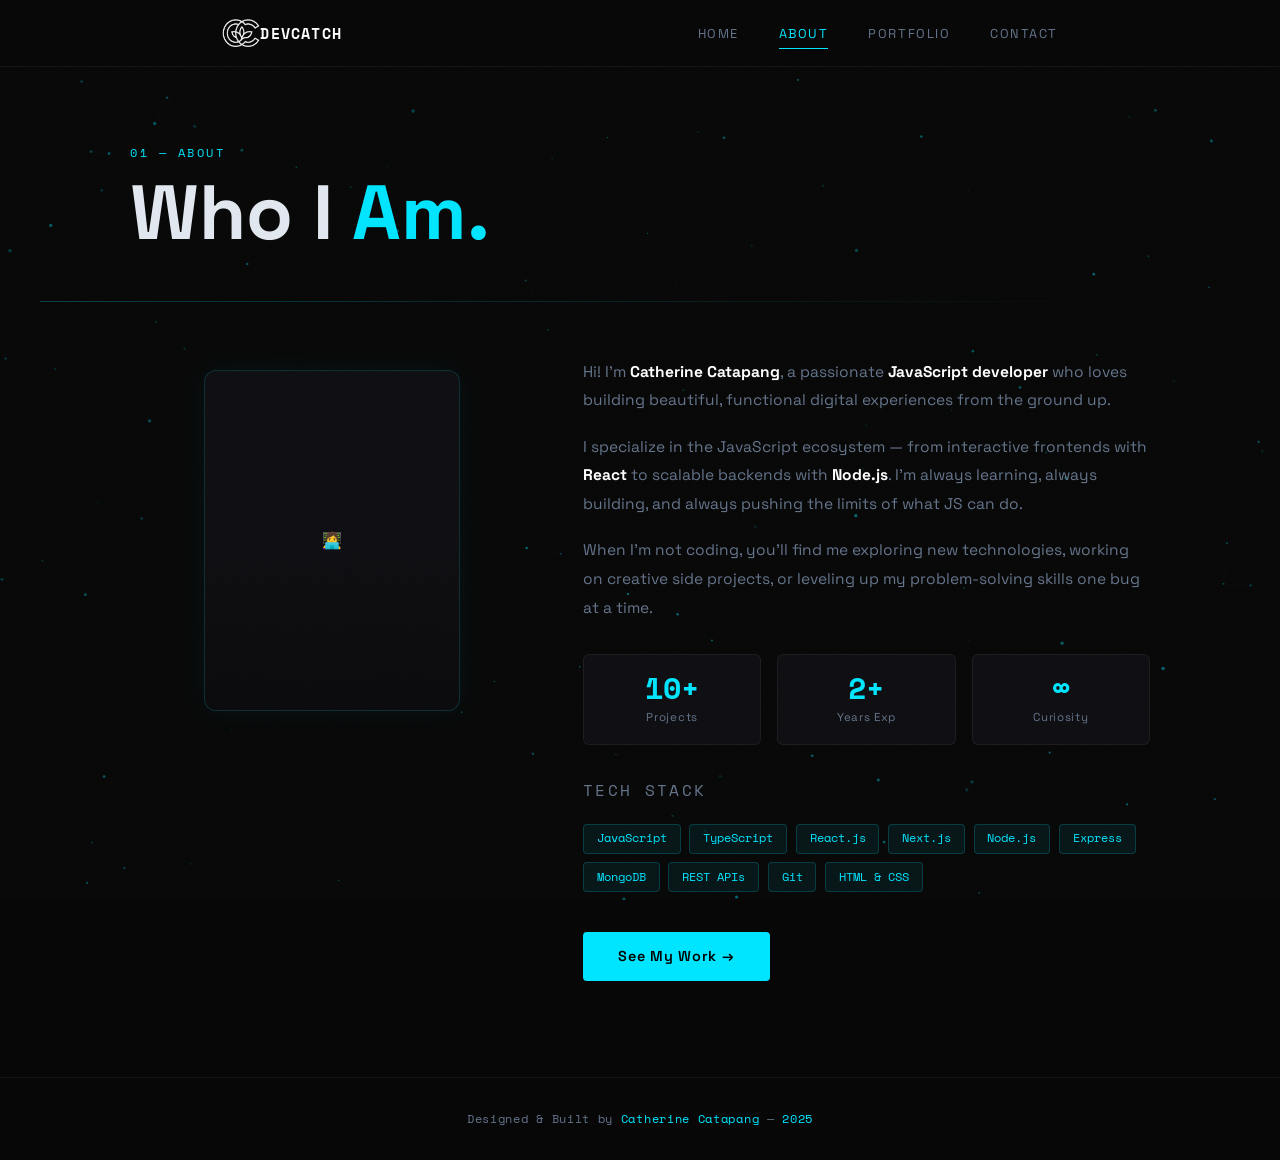
<file: about.html>
<!DOCTYPE html>
<html lang="en">
<head>
    <meta charset="UTF-8">
    <meta name="viewport" content="width=device-width, initial-scale=1.0">
    <title>Catherine Catapang | About</title>
    <link href="https://fonts.googleapis.com/css2?family=Space+Grotesk:wght@300;400;500;600;700&family=Space+Mono:wght@400;700&display=swap" rel="stylesheet">
    <link rel="stylesheet" href="style.css">
</head>
<body>

<canvas id="bg-canvas"></canvas>

<nav class="nav" id="nav">
    <div class="nav-inner">
        <a href="index.html" class="nav-logo"><img src="images/my logo.png" alt="Catherine Catapang Logo"><span class="nav-logo-text">DEVCATCH</span></a>
        <ul class="nav-links" id="nav-links">
            <li><a href="index.html">Home</a></li>
            <li><a href="about.html" class="active">About</a></li>
            <li><a href="portfolio.html">Portfolio</a></li>
            <li><a href="contact.html">Contact</a></li>
        </ul>
        <button class="nav-toggle" id="nav-toggle" aria-label="Toggle menu">
            <span></span><span></span><span></span>
        </button>
    </div>
</nav>

<!-- PAGE HERO -->
<div class="page-hero">
    <p class="page-label">01 — About</p>
    <h1 class="page-title">Who I <span>Am.</span></h1>
</div>
<div class="page-divider"></div>

<!-- ABOUT CONTENT -->
<div class="section">
    <div class="about-grid">
        <div class="about-img-wrapper reveal">
            <div class="about-img-box">
                👩‍💻
                <div class="corner tl"></div>
                <div class="corner tr"></div>
                <div class="corner bl"></div>
                <div class="corner br"></div>
            </div>
        </div>

        <div class="about-text reveal d1">
            <p>Hi! I'm <strong>Catherine Catapang</strong>, a passionate <strong>JavaScript developer</strong> who loves building beautiful, functional digital experiences from the ground up.</p>
            <p>I specialize in the JavaScript ecosystem — from interactive frontends with <strong>React</strong> to scalable backends with <strong>Node.js</strong>. I'm always learning, always building, and always pushing the limits of what JS can do.</p>
            <p>When I'm not coding, you'll find me exploring new technologies, working on creative side projects, or leveling up my problem-solving skills one bug at a time.</p>

            <div class="stats">
                <div class="stat">
                    <div class="stat-n">10+</div>
                    <div class="stat-l">Projects</div>
                </div>
                <div class="stat">
                    <div class="stat-n">2+</div>
                    <div class="stat-l">Years Exp</div>
                </div>
                <div class="stat">
                    <div class="stat-n">∞</div>
                    <div class="stat-l">Curiosity</div>
                </div>
            </div>

            <p class="badges-label">Tech Stack</p>
            <div class="tech-badges">
                <span class="badge">JavaScript</span>
                <span class="badge">TypeScript</span>
                <span class="badge">React.js</span>
                <span class="badge">Next.js</span>
                <span class="badge">Node.js</span>
                <span class="badge">Express</span>
                <span class="badge">MongoDB</span>
                <span class="badge">REST APIs</span>
                <span class="badge">Git</span>
                <span class="badge">HTML & CSS</span>
            </div>

            <div style="margin-top:2.5rem;">
                <a href="portfolio.html" class="btn btn-primary">See My Work →</a>
            </div>
        </div>
    </div>
</div>

<footer class="footer">
    Designed & Built by <span>Catherine Catapang</span> — <span>2025</span>
</footer>

<script src="particles.js"></script>
<script>
document.getElementById('nav-toggle').addEventListener('click', () => {
    document.getElementById('nav-links').classList.toggle('open');
});

window.addEventListener('scroll', () => {
    document.getElementById('nav').style.borderBottomColor =
        window.scrollY > 60 ? 'rgba(0,229,255,0.12)' : 'rgba(255,255,255,0.06)';
});

const obs = new IntersectionObserver(entries => {
    entries.forEach(e => { if (e.isIntersecting) e.target.classList.add('visible'); });
}, { threshold: 0.12 });
document.querySelectorAll('.reveal').forEach(el => obs.observe(el));
</script>

</body>
</html>
</file>
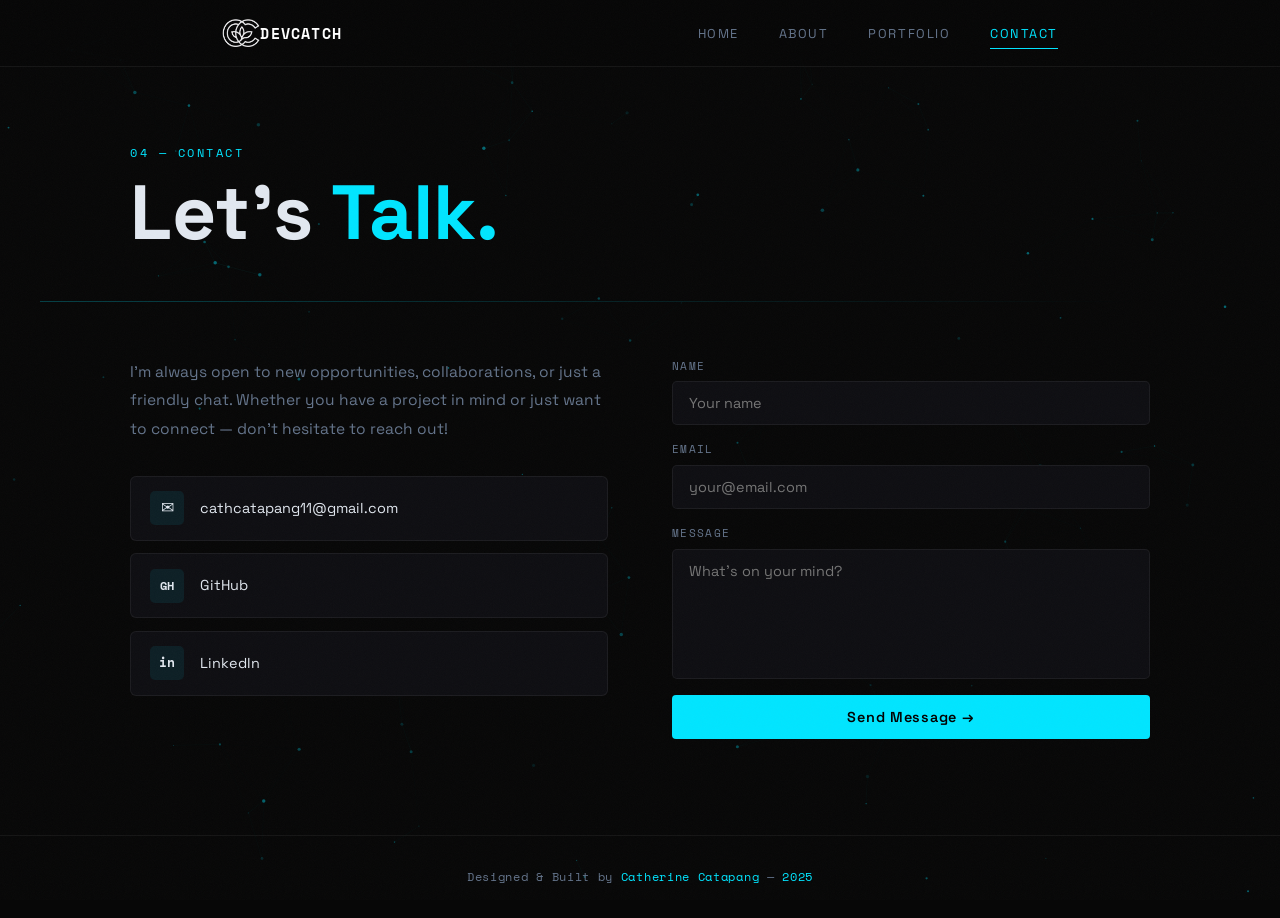
<file: contact.html>
<!DOCTYPE html>
<html lang="en">
<head>
    <meta charset="UTF-8">
    <meta name="viewport" content="width=device-width, initial-scale=1.0">
    <title>Catherine Catapang | Contact</title>
    <link href="https://fonts.googleapis.com/css2?family=Space+Grotesk:wght@300;400;500;600;700&family=Space+Mono:wght@400;700&display=swap" rel="stylesheet">
    <link rel="stylesheet" href="style.css">
</head>
<body>

<canvas id="bg-canvas"></canvas>

<nav class="nav" id="nav">
    <div class="nav-inner">
        <a href="index.html" class="nav-logo"><img src="images/my logo.png" alt="Catherine Catapang Logo"><span class="nav-logo-text">DEVCATCH</span></a>
        <ul class="nav-links" id="nav-links">
            <li><a href="index.html">Home</a></li>
            <li><a href="about.html">About</a></li>
            <li><a href="portfolio.html">Portfolio</a></li>
            <li><a href="contact.html" class="active">Contact</a></li>
        </ul>
        <button class="nav-toggle" id="nav-toggle" aria-label="Toggle menu">
            <span></span><span></span><span></span>
        </button>
    </div>
</nav>

<!-- PAGE HERO -->
<div class="page-hero">
    <p class="page-label">04 — Contact</p>
    <h1 class="page-title">Let's <span>Talk.</span></h1>
</div>
<div class="page-divider"></div>

<!-- CONTACT CONTENT -->
<div class="section">
    <div class="contact-grid">
        <div class="reveal">
            <p class="contact-intro">
                I'm always open to new opportunities, collaborations, or just a friendly chat.
                Whether you have a project in mind or just want to connect — don't hesitate to reach out!
            </p>

            <div class="contact-links">
                <a href="mailto:cathcatapang11@gmail.com" class="clink">
                    <div class="clink-icon">✉</div>
                    cathcatapang11@gmail.com
                </a>
                <a href="https://github.com/" target="_blank" class="clink">
                    <div class="clink-icon" style="font-family:'Space Mono',monospace;font-size:0.75rem;font-weight:700;">GH</div>
                    GitHub
                </a>
                <a href="https://www.linkedin.com/in/catherine-catapang-450900306/" target="_blank" class="clink">
                    <div class="clink-icon" style="font-family:'Space Mono',monospace;font-size:0.8rem;font-weight:700;">in</div>
                    LinkedIn
                </a>
            </div>
        </div>

        <form class="contact-form reveal d2" onsubmit="submitForm(event)">
            <div class="fg">
                <label>Name</label>
                <input type="text" placeholder="Your name" required>
            </div>
            <div class="fg">
                <label>Email</label>
                <input type="email" placeholder="your@email.com" required>
            </div>
            <div class="fg">
                <label>Message</label>
                <textarea placeholder="What's on your mind?" required></textarea>
            </div>
            <button type="submit" class="btn btn-primary" id="submit-btn">Send Message →</button>
        </form>
    </div>
</div>

<footer class="footer">
    Designed & Built by <span>Catherine Catapang</span> — <span>2025</span>
</footer>

<script src="particles.js"></script>
<script>
document.getElementById('nav-toggle').addEventListener('click', () => {
    document.getElementById('nav-links').classList.toggle('open');
});

window.addEventListener('scroll', () => {
    document.getElementById('nav').style.borderBottomColor =
        window.scrollY > 60 ? 'rgba(0,229,255,0.12)' : 'rgba(255,255,255,0.06)';
});

const obs = new IntersectionObserver(entries => {
    entries.forEach(e => { if (e.isIntersecting) e.target.classList.add('visible'); });
}, { threshold: 0.12 });
document.querySelectorAll('.reveal').forEach(el => obs.observe(el));

function submitForm(e) {
    e.preventDefault();
    const btn = document.getElementById('submit-btn');
    btn.textContent = 'Message Sent ✓';
    btn.style.background = '#00ff88';
    btn.style.color = '#000';
    setTimeout(() => {
        btn.textContent = 'Send Message →';
        btn.style.background = '';
        btn.style.color = '';
        e.target.reset();
    }, 3000);
}
</script>

</body>
</html>
</file>
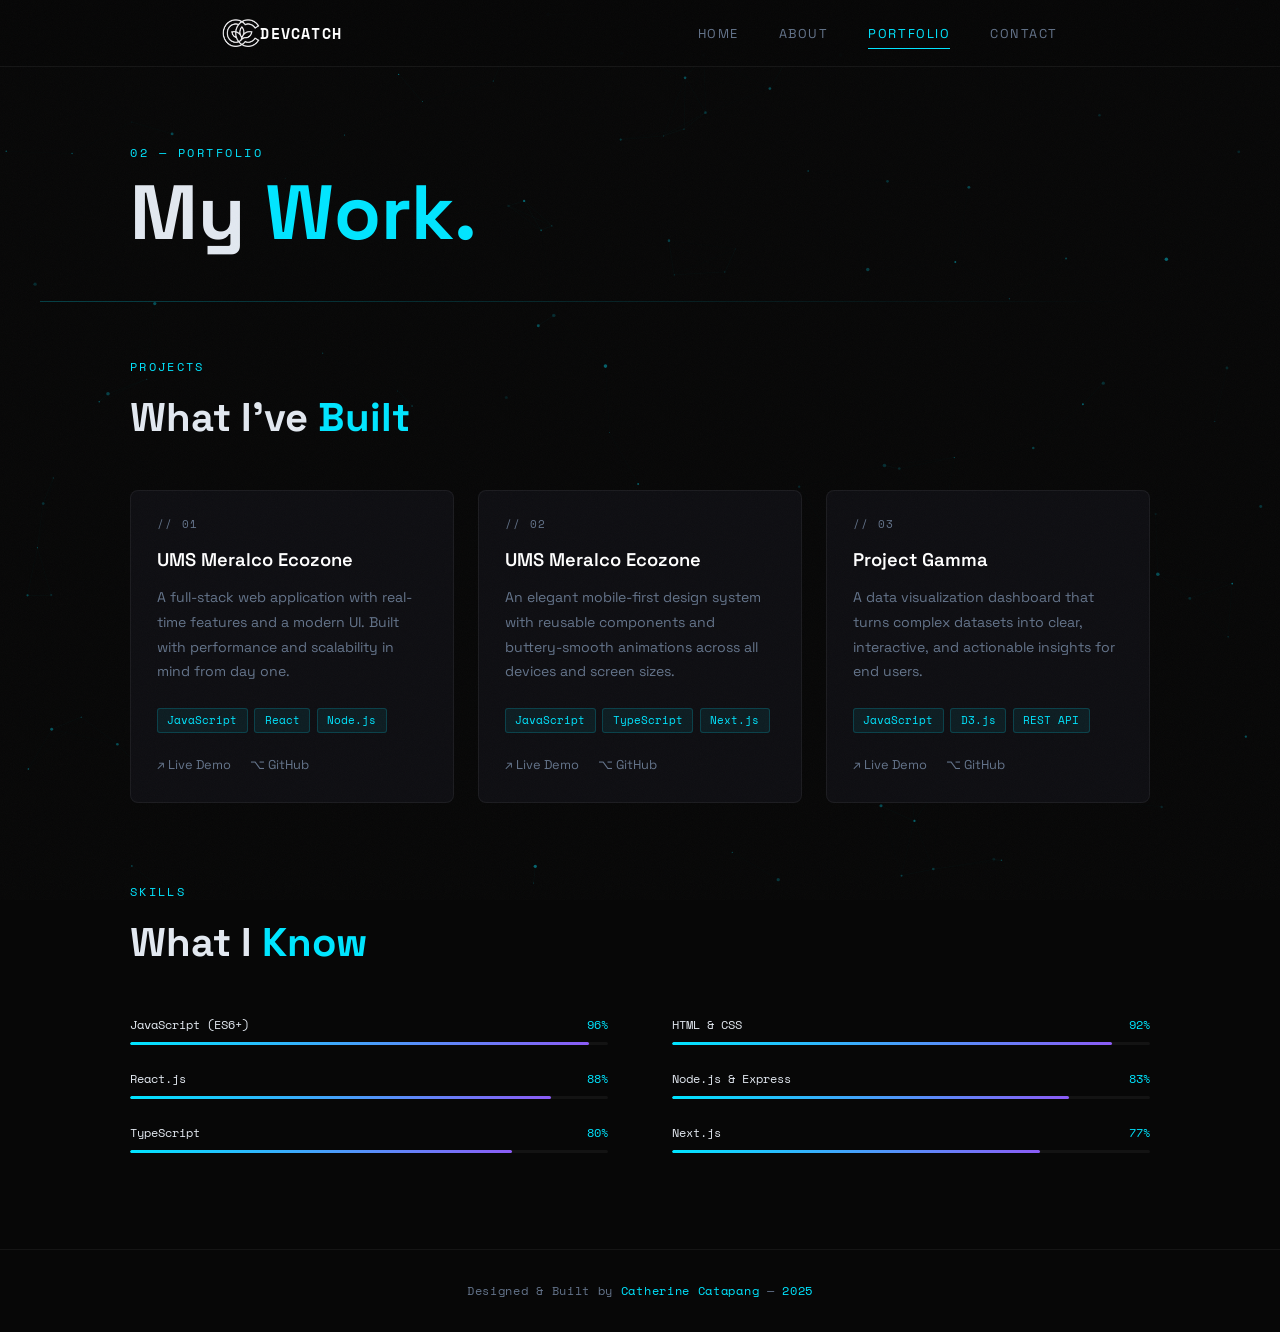
<file: portfolio.html>
<!DOCTYPE html>
<html lang="en">
<head>
    <meta charset="UTF-8">
    <meta name="viewport" content="width=device-width, initial-scale=1.0">
    <title>Catherine Catapang | Portfolio</title>
    <link href="https://fonts.googleapis.com/css2?family=Space+Grotesk:wght@300;400;500;600;700&family=Space+Mono:wght@400;700&display=swap" rel="stylesheet">
    <link rel="stylesheet" href="style.css">
</head>
<body>

<canvas id="bg-canvas"></canvas>

<nav class="nav" id="nav">
    <div class="nav-inner">
        <a href="index.html" class="nav-logo"><img src="images/my logo.png" alt="Catherine Catapang Logo"><span class="nav-logo-text">DEVCATCH</span></a>
        <ul class="nav-links" id="nav-links">
            <li><a href="index.html">Home</a></li>
            <li><a href="about.html">About</a></li>
            <li><a href="portfolio.html" class="active">Portfolio</a></li>
            <li><a href="contact.html">Contact</a></li>
        </ul>
        <button class="nav-toggle" id="nav-toggle" aria-label="Toggle menu">
            <span></span><span></span><span></span>
        </button>
    </div>
</nav>

<!-- PAGE HERO -->
<div class="page-hero">
    <p class="page-label">02 — Portfolio</p>
    <h1 class="page-title">My <span>Work.</span></h1>
</div>
<div class="page-divider"></div>

<!-- PROJECTS -->
<div class="section">
    <p class="section-label reveal">Projects</p>
    <h2 class="section-title reveal d1">What I've <span>Built</span></h2>

    <div class="projects-grid">
        <div class="project-card reveal d1">
            <div class="project-num">// 01</div>
            <h3 class="project-title">UMS Meralco Ecozone</h3>
            <p class="project-desc">A full-stack web application with real-time features and a modern UI. Built with performance and scalability in mind from day one.</p>
            <div class="tags">
                <span class="tag">JavaScript</span>
                <span class="tag">React</span>
                <span class="tag">Node.js</span>
            </div>
            <div class="project-links">
                <a href="#" class="plink">↗ Live Demo</a>
                <a href="#" class="plink">⌥ GitHub</a>
            </div>
        </div>

        <div class="project-card reveal d2">
            <div class="project-num">// 02</div>
            <h3 class="project-title">UMS Meralco Ecozone</h3>
            <p class="project-desc">An elegant mobile-first design system with reusable components and buttery-smooth animations across all devices and screen sizes.</p>
            <div class="tags">
                <span class="tag">JavaScript</span>
                <span class="tag">TypeScript</span>
                <span class="tag">Next.js</span>
            </div>
            <div class="project-links">
                <a href="#" class="plink">↗ Live Demo</a>
                <a href="#" class="plink">⌥ GitHub</a>
            </div>
        </div>

        <div class="project-card reveal d3">
            <div class="project-num">// 03</div>
            <h3 class="project-title">Project Gamma</h3>
            <p class="project-desc">A data visualization dashboard that turns complex datasets into clear, interactive, and actionable insights for end users.</p>
            <div class="tags">
                <span class="tag">JavaScript</span>
                <span class="tag">D3.js</span>
                <span class="tag">REST API</span>
            </div>
            <div class="project-links">
                <a href="#" class="plink">↗ Live Demo</a>
                <a href="#" class="plink">⌥ GitHub</a>
            </div>
        </div>
    </div>

    <!-- SKILLS -->
    <p class="section-label reveal">Skills</p>
    <h2 class="section-title reveal d1">What I <span>Know</span></h2>

    <div class="skills-grid">
        <div class="skill-item reveal d1">
            <div class="skill-header"><span class="skill-name">JavaScript (ES6+)</span><span class="skill-pct">96%</span></div>
            <div class="skill-bar"><div class="skill-fill" data-w="96"></div></div>
        </div>
        <div class="skill-item reveal d2">
            <div class="skill-header"><span class="skill-name">HTML & CSS</span><span class="skill-pct">92%</span></div>
            <div class="skill-bar"><div class="skill-fill" data-w="92"></div></div>
        </div>
        <div class="skill-item reveal d1">
            <div class="skill-header"><span class="skill-name">React.js</span><span class="skill-pct">88%</span></div>
            <div class="skill-bar"><div class="skill-fill" data-w="88"></div></div>
        </div>
        <div class="skill-item reveal d2">
            <div class="skill-header"><span class="skill-name">Node.js & Express</span><span class="skill-pct">83%</span></div>
            <div class="skill-bar"><div class="skill-fill" data-w="83"></div></div>
        </div>
        <div class="skill-item reveal d1">
            <div class="skill-header"><span class="skill-name">TypeScript</span><span class="skill-pct">80%</span></div>
            <div class="skill-bar"><div class="skill-fill" data-w="80"></div></div>
        </div>
        <div class="skill-item reveal d2">
            <div class="skill-header"><span class="skill-name">Next.js</span><span class="skill-pct">77%</span></div>
            <div class="skill-bar"><div class="skill-fill" data-w="77"></div></div>
        </div>
    </div>
</div>

<footer class="footer">
    Designed & Built by <span>Catherine Catapang</span> — <span>2025</span>
</footer>

<script src="particles.js"></script>
<script>
document.getElementById('nav-toggle').addEventListener('click', () => {
    document.getElementById('nav-links').classList.toggle('open');
});

window.addEventListener('scroll', () => {
    document.getElementById('nav').style.borderBottomColor =
        window.scrollY > 60 ? 'rgba(0,229,255,0.12)' : 'rgba(255,255,255,0.06)';
});

/* reveal */
const obs = new IntersectionObserver(entries => {
    entries.forEach(e => { if (e.isIntersecting) e.target.classList.add('visible'); });
}, { threshold: 0.12 });
document.querySelectorAll('.reveal').forEach(el => obs.observe(el));

/* skill bars */
const skillObs = new IntersectionObserver(entries => {
    entries.forEach(e => {
        if (e.isIntersecting) {
            const bar = e.target.querySelector('.skill-fill');
            if (bar) bar.style.width = bar.dataset.w + '%';
        }
    });
}, { threshold: 0.4 });
document.querySelectorAll('.skill-item').forEach(el => skillObs.observe(el));
</script>

</body>
</html>
</file>
<file: style.css>
/* ─── FILM GRAIN ─── */
body::after {
    content: '';
    position: fixed;
    inset: 0;
    z-index: 9990;
    pointer-events: none;
    opacity: 0.028;
    background-image: url("data:image/svg+xml,%3Csvg viewBox='0 0 200 200' xmlns='http://www.w3.org/2000/svg'%3E%3Cfilter id='n'%3E%3CfeTurbulence type='fractalNoise' baseFrequency='0.9' numOctaves='4' stitchTiles='stitch'/%3E%3C/filter%3E%3Crect width='100%25' height='100%25' filter='url(%23n)'/%3E%3C/svg%3E");
    background-size: 160px;
    animation: grain 0.4s steps(2) infinite;
}

@keyframes grain {
    0%,100% { transform: translate(0,0); }
    25%     { transform: translate(-2%,-1%); }
    50%     { transform: translate(1%,2%); }
    75%     { transform: translate(-1%,1%); }
}


/* ─── WELCOME SPLASH ─── */
.welcome-overlay {
    position: fixed;
    inset: 0;
    z-index: 9999;
    background: #070707;
    display: flex;
    align-items: center;
    justify-content: center;
    flex-direction: column;
    text-align: center;
    padding: 2rem;
    transition: transform 0.9s cubic-bezier(0.76, 0, 0.24, 1);
}

.welcome-overlay.hide {
    transform: translateY(-100%);
}

.welcome-icons {
    display: flex;
    gap: 1rem;
    margin-bottom: 1.8rem;
    opacity: 0;
    animation: fadeUp 0.6s 0.1s forwards;
}

.welcome-icon-box {
    width: 54px;
    height: 54px;
    background: rgba(0,229,255,0.06);
    border: 1px solid rgba(0,229,255,0.2);
    border-radius: 10px;
    display: flex;
    align-items: center;
    justify-content: center;
    box-shadow: 0 0 18px rgba(0,229,255,0.12);
}

.welcome-icon-box svg {
    width: 26px;
    height: 26px;
    fill: var(--cyan);
    filter: drop-shadow(0 0 6px rgba(0,229,255,0.7));
}

.welcome-code-icon {
    font-family: 'Space Mono', monospace;
    font-size: 1rem;
    font-weight: 700;
    color: var(--cyan);
    filter: drop-shadow(0 0 6px rgba(0,229,255,0.7));
    letter-spacing: -0.05em;
}

.welcome-sub {
    font-family: 'Space Mono', monospace;
    font-size: 0.85rem;
    color: #00e5ff;
    letter-spacing: 0.25em;
    text-transform: uppercase;
    margin-bottom: 0.8rem;
    opacity: 0;
    animation: fadeUp 0.6s 0.3s forwards;
}

.welcome-title {
    font-size: clamp(2rem, 4.5vw, 3.8rem);
    font-weight: 700;
    color: #fff;
    letter-spacing: 0.06em;
    line-height: 1;
    margin-bottom: 1rem;
    opacity: 0;
    animation: fadeUp 0.6s 0.5s forwards;
}

.welcome-title span { color: #00e5ff; }

.welcome-name {
    font-family: 'Space Mono', monospace;
    font-size: 0.82rem;
    color: #64748b;
    letter-spacing: 0.18em;
    margin-bottom: 2.5rem;
    opacity: 0;
    animation: fadeUp 0.6s 0.7s forwards;
    text-decoration: none;
    display: inline-block;
    transition: color 0.3s;
}

.welcome-name:hover {
    color: #00e5ff;
}

.welcome-bar-wrap {
    width: clamp(180px, 30vw, 280px);
    height: 1px;
    background: rgba(255,255,255,0.06);
    border-radius: 1px;
    overflow: hidden;
    opacity: 0;
    animation: fadeIn 0.4s 0.9s forwards;
}

.welcome-bar-fill {
    height: 100%;
    width: 0;
    background: linear-gradient(90deg, #00e5ff, #8b5cf6);
    animation: loadBar 1.8s 1s cubic-bezier(0.4, 0, 0.2, 1) forwards;
}

@keyframes loadBar { to { width: 100%; } }

/* ─── RESET & VARIABLES ─── */
*, *::before, *::after { margin: 0; padding: 0; box-sizing: border-box; }

:root {
    --bg: #070707;
    --bg-card: #0e0e12;
    --cyan: #00e5ff;
    --pink: #ff006e;
    --purple: #8b5cf6;
    --green: #00ff88;
    --text: #e2e8f0;
    --muted: #64748b;
    --border: rgba(255,255,255,0.06);
}

html { scroll-behavior: smooth; }

body {
    background: var(--bg);
    color: var(--text);
    font-family: 'Space Grotesk', sans-serif;
    overflow-x: hidden;
    line-height: 1.6;
    min-height: 100vh;
}

::-webkit-scrollbar { width: 3px; }
::-webkit-scrollbar-track { background: var(--bg); }
::-webkit-scrollbar-thumb { background: var(--cyan); border-radius: 2px; }
::selection { background: rgba(0,229,255,0.15); }

/* ─── CANVAS ─── */
#bg-canvas {
    position: fixed;
    top: 0; left: 0;
    width: 100%; height: 100%;
    z-index: 0;
    pointer-events: none;
}

/* ─── NAV ─── */
.nav {
    position: fixed;
    top: 0; width: 100%;
    z-index: 1000;
    backdrop-filter: blur(20px);
    -webkit-backdrop-filter: blur(20px);
    background: rgba(7,7,7,0.88);
    border-bottom: 1px solid var(--border);
    transition: border-color 0.3s;
}

.nav-inner {
    max-width: 900px;
    margin: 0 auto;
    padding: 1.2rem 2rem;
    display: flex;
    justify-content: space-between;
    align-items: center;
}

.nav-logo {
    text-decoration: none;
    display: flex;
    align-items: center;
}

.nav-logo img {
    height: 28px;
    width: auto;
    object-fit: contain;
    display: block;
}

.nav-logo-text {
    font-family: 'Space Mono', monospace;
    font-size: 0.95rem;
    font-weight: 700;
    color: #fff;
    letter-spacing: 0.08em;
}

.nav-links {
    display: flex;
    gap: 2.5rem;
    list-style: none;
}

.nav-links a {
    color: var(--muted);
    text-decoration: none;
    font-size: 0.8rem;
    letter-spacing: 0.12em;
    text-transform: uppercase;
    transition: color 0.3s;
    position: relative;
    padding-bottom: 2px;
}

.nav-links a::after {
    content: '';
    position: absolute;
    bottom: -5px; left: 0;
    width: 0; height: 1px;
    background: var(--cyan);
    transition: width 0.3s;
}

.nav-links a:hover,
.nav-links a.active { color: var(--cyan); }

.nav-links a.active::after,
.nav-links a:hover::after { width: 100%; }

/* mobile hamburger */
.nav-toggle {
    display: none;
    flex-direction: column;
    gap: 5px;
    background: none;
    border: none;
    cursor: pointer;
    padding: 4px;
}

.nav-toggle span {
    display: block;
    width: 22px;
    height: 1.5px;
    background: var(--text);
    transition: all 0.3s;
    border-radius: 1px;
}

/* ─── BUTTONS ─── */
.btn {
    padding: 0.8rem 2.2rem;
    border-radius: 4px;
    font-family: 'Space Grotesk', sans-serif;
    font-size: 0.9rem;
    font-weight: 600;
    letter-spacing: 0.05em;
    text-decoration: none;
    transition: all 0.3s;
    border: none;
    cursor: pointer;
    display: inline-block;
}

.btn-primary {
    background: var(--cyan);
    color: #000;
}

.btn-primary:hover {
    box-shadow: 0 0 28px rgba(0,229,255,0.5);
    transform: translateY(-3px);
}

.btn-outline {
    background: transparent;
    color: var(--cyan);
    border: 1px solid rgba(0,229,255,0.45);
}

.btn-outline:hover {
    background: rgba(0,229,255,0.06);
    box-shadow: 0 0 28px rgba(0,229,255,0.2);
    transform: translateY(-3px);
    border-color: var(--cyan);
}

/* ─── HERO (Home page) ─── */
.hero {
    min-height: 100vh;
    display: flex;
    flex-direction: column;
    justify-content: center;
    align-items: center;
    text-align: center;
    padding: 0 2rem;
    position: relative;
    z-index: 1;
}


.status-badge {
    display: inline-flex;
    align-items: center;
    gap: 0.5rem;
    padding: 0.35rem 1rem;
    border-radius: 20px;
    background: rgba(0,255,136,0.06);
    border: 1px solid rgba(0,255,136,0.2);
    font-family: 'Space Mono', monospace;
    font-size: 0.7rem;
    color: var(--green);
    letter-spacing: 0.08em;
    margin-bottom: 1.5rem;
    opacity: 0;
    animation: fadeUp 1.4s cubic-bezier(0.16,1,0.3,1) 0.2s forwards;
}

.status-dot {
    width: 6px; height: 6px;
    background: var(--green);
    border-radius: 50%;
    animation: pulse-green 2s infinite;
}

@keyframes pulse-green {
    0%,100% { box-shadow: 0 0 0 0 rgba(0,255,136,0.4); }
    50% { box-shadow: 0 0 0 5px rgba(0,255,136,0); }
}

.hero-greeting {
    font-family: 'Space Mono', monospace;
    font-size: 0.9rem;
    color: var(--cyan);
    letter-spacing: 0.18em;
    margin-bottom: 1.2rem;
    opacity: 0;
    animation: fadeUp 1.4s cubic-bezier(0.16,1,0.3,1) 0.5s forwards;
}

/* GLITCH */
.glitch {
    font-size: clamp(1.8rem, 4.5vw, 4rem);
    font-weight: 700;
    letter-spacing: 0.05em;
    color: #fff;
    position: relative;
    display: inline-block;
    margin-bottom: 1.2rem;
    opacity: 0;
    animation: fadeUp 1.6s cubic-bezier(0.16,1,0.3,1) 0.8s forwards;
    line-height: 1.1;
}

.glitch::before,
.glitch::after {
    content: attr(data-text);
    position: absolute;
    top: 0; left: 0;
    width: 100%; height: 100%;
}

.glitch::before { color: var(--cyan); animation: glitch-1 5s infinite; }
.glitch::after  { color: var(--pink); animation: glitch-2 5s infinite; }

@keyframes glitch-1 {
    0%,88%,100% { clip-path: inset(0 0 100% 0); transform: translateX(0); }
    89% { clip-path: inset(18% 0 65% 0); transform: translateX(-5px); }
    90% { clip-path: inset(52% 0 28% 0); transform: translateX(5px); }
    91% { clip-path: inset(78% 0 8% 0);  transform: translateX(-3px); }
    92% { clip-path: inset(32% 0 42% 0); transform: translateX(4px); }
    93% { clip-path: inset(0 0 100% 0);  transform: translateX(0); }
}

@keyframes glitch-2 {
    0%,83%,100% { clip-path: inset(0 0 100% 0); transform: translateX(0); }
    84% { clip-path: inset(62% 0 18% 0); transform: translateX(5px); }
    85% { clip-path: inset(28% 0 52% 0); transform: translateX(-5px); }
    86% { clip-path: inset(42% 0 38% 0); transform: translateX(3px); }
    87% { clip-path: inset(8% 0 82% 0);  transform: translateX(-4px); }
    88% { clip-path: inset(0 0 100% 0);  transform: translateX(0); }
}

.hero-sub {
    font-size: clamp(1rem, 2.5vw, 1.4rem);
    color: var(--muted);
    margin-bottom: 2.8rem;
    opacity: 0;
    animation: fadeUp 1.4s cubic-bezier(0.16,1,0.3,1) 1.1s forwards;
}

.typed { color: var(--text); }

.cursor {
    display: inline-block;
    width: 2px; height: 1.1em;
    background: var(--cyan);
    margin-left: 2px;
    vertical-align: middle;
    animation: blink 0.75s infinite;
}

@keyframes blink { 0%,100% { opacity:1; } 50% { opacity:0; } }

.hero-cta {
    display: flex;
    gap: 1rem;
    flex-wrap: wrap;
    justify-content: center;
    opacity: 0;
    animation: fadeUp 1.4s cubic-bezier(0.16,1,0.3,1) 1.4s forwards;
}

.scroll-indicator {
    position: absolute;
    bottom: 2.5rem; left: 50%;
    transform: translateX(-50%);
    display: flex;
    flex-direction: column;
    align-items: center;
    gap: 0.6rem;
    opacity: 0;
    animation: fadeIn 1s 1.4s forwards;
}

.scroll-indicator p {
    font-family: 'Space Mono', monospace;
    font-size: 0.6rem;
    letter-spacing: 0.25em;
    color: var(--muted);
    text-transform: uppercase;
}

.scroll-line {
    width: 1px; height: 50px;
    overflow: hidden;
    position: relative;
}

.scroll-line::after {
    content: '';
    position: absolute;
    top: 0; left: 0;
    width: 100%; height: 100%;
    background: linear-gradient(to bottom, var(--cyan), transparent);
    animation: scrollDrop 1.5s infinite;
}

@keyframes scrollDrop {
    0%   { transform: translateY(-100%); }
    100% { transform: translateY(200%); }
}

/* ─── PAGE HERO (inner pages) ─── */
.page-hero {
    padding: 9rem 2.5rem 3rem;
    max-width: 1100px;
    margin: 0 auto;
    position: relative;
    z-index: 1;
}

.page-label {
    font-family: 'Space Mono', monospace;
    font-size: 0.72rem;
    letter-spacing: 0.22em;
    text-transform: uppercase;
    color: var(--cyan);
    margin-bottom: 0.6rem;
    opacity: 0;
    animation: fadeUp 0.6s 0.2s forwards;
}

.page-title {
    font-size: clamp(2.6rem, 6vw, 5rem);
    font-weight: 700;
    line-height: 1.05;
    opacity: 0;
    animation: fadeUp 0.6s 0.35s forwards;
}

.page-title span { color: var(--cyan); }

.page-divider {
    height: 1px;
    max-width: 1100px;
    margin: 0 2.5rem 0;
    background: linear-gradient(to right, rgba(0,229,255,0.25), transparent);
    position: relative;
    z-index: 1;
}

/* ─── SECTION WRAPPER ─── */
.section {
    padding: 3.5rem 2.5rem 6rem;
    max-width: 1100px;
    margin: 0 auto;
    position: relative;
    z-index: 1;
}

.section-label {
    font-family: 'Space Mono', monospace;
    font-size: 0.72rem;
    letter-spacing: 0.2em;
    text-transform: uppercase;
    color: var(--cyan);
    margin-bottom: 0.6rem;
}

.section-title {
    font-size: clamp(1.8rem, 3.5vw, 2.5rem);
    font-weight: 700;
    margin-bottom: 2.5rem;
}

.section-title span { color: var(--cyan); }

/* ─── ABOUT PAGE ─── */
.about-grid {
    display: grid;
    grid-template-columns: 1fr 1.4fr;
    gap: 3rem;
    align-items: start;
}

.about-img-wrapper {
    position: relative;
    display: flex;
    align-items: center;
    justify-content: center;
    padding: 12px;
    max-width: 280px;
    width: 100%;
    margin: 0 auto;
}

/* scale from small to big on scroll-in */
.about-img-wrapper .about-img-box {
    transform: scale(0.7);
    opacity: 0;
    transition: transform 0.9s cubic-bezier(0.34, 1.56, 0.64, 1), opacity 0.6s ease;
}

.about-img-wrapper.visible .about-img-box {
    transform: scale(1);
    opacity: 1;
}

/* outer rotating dashed ring */
.img-ring-outer {
    position: absolute;
    inset: 0;
    border-radius: 16px;
    border: 1px dashed rgba(0,229,255,0.18);
    animation: spinRing 14s linear infinite;
}

/* inner pulsing glow ring */
.img-ring-inner {
    position: absolute;
    inset: 8px;
    border-radius: 14px;
    border: 1px solid rgba(0,229,255,0.12);
    animation: pulseRing 3s ease-in-out infinite;
}

@keyframes spinRing {
    from { transform: rotate(0deg); }
    to   { transform: rotate(360deg); }
}

@keyframes pulseRing {
    0%,100% { box-shadow: 0 0 0 0 rgba(0,229,255,0); border-color: rgba(0,229,255,0.12); }
    50%     { box-shadow: 0 0 20px 4px rgba(0,229,255,0.1); border-color: rgba(0,229,255,0.35); }
}

/* floating glowing dots */
.img-dot {
    position: absolute;
    width: 7px; height: 7px;
    background: var(--cyan);
    border-radius: 50%;
    box-shadow: 0 0 10px rgba(0,229,255,0.9);
    animation: dotFloat 3.5s ease-in-out infinite;
}

.dot-tl { top: 4px;  left: 25%;  animation-delay: 0s; }
.dot-tr { top: 25%;  right: 4px; animation-delay: 0.9s; }
.dot-bl { bottom: 25%; left: 4px; animation-delay: 1.8s; }
.dot-br { bottom: 4px; right: 25%; animation-delay: 2.7s; }

@keyframes dotFloat {
    0%,100% { transform: translateY(0); opacity: 1; }
    50%     { transform: translateY(-6px); opacity: 0.4; }
}

.about-img-box {
    width: 100%;
    aspect-ratio: 3/4;
    border-radius: 12px;
    background: var(--bg-card);
    display: flex;
    align-items: center;
    justify-content: center;
    position: relative;
    border: 1px solid rgba(0,229,255,0.15);
    overflow: hidden;
    box-shadow: 0 0 30px rgba(0,229,255,0.06);
}

.about-img-box img {
    width: 100%;
    height: 100%;
    object-fit: cover;
    object-position: center 45%;
    display: block;
    filter: brightness(0.95) contrast(1.05);
}

.about-img-box::before {
    content: '';
    position: absolute;
    inset: 0;
    background: linear-gradient(
        to bottom,
        transparent 50%,
        rgba(7,7,7,0.55) 100%
    );
    z-index: 1;
    pointer-events: none;
}

.corner {
    position: absolute;
    width: 18px; height: 18px;
    border-color: var(--cyan);
    border-style: solid;
}

.corner.tl { top: -6px;    left: -6px;  border-width: 2px 0 0 2px; }
.corner.tr { top: -6px;    right: -6px; border-width: 2px 2px 0 0; }
.corner.bl { bottom: -6px; left: -6px;  border-width: 0 0 2px 2px; }
.corner.br { bottom: -6px; right: -6px; border-width: 0 2px 2px 0; }

.about-text p {
    color: var(--muted);
    margin-bottom: 1.1rem;
    line-height: 1.85;
    font-size: 0.97rem;
}

.about-text p strong { color: #fff; }

.stats {
    display: grid;
    grid-template-columns: repeat(3, 1fr);
    gap: 1rem;
    margin-top: 2rem;
}

.stat {
    background: var(--bg-card);
    border: 1px solid var(--border);
    border-radius: 6px;
    padding: 1.1rem;
    text-align: center;
    transition: border-color 0.3s, box-shadow 0.3s;
}

.stat:hover {
    border-color: rgba(0,229,255,0.3);
    box-shadow: 0 0 20px rgba(0,229,255,0.05);
}

.stat-n {
    font-family: 'Space Mono', monospace;
    font-size: 1.9rem;
    font-weight: 700;
    color: var(--cyan);
    line-height: 1;
}

.stat-l {
    font-size: 0.72rem;
    color: var(--muted);
    letter-spacing: 0.06em;
    margin-top: 0.3rem;
}

/* tech badges */
.badges-label {
    font-family: 'Space Mono', monospace;
    font-size: 0.68rem;
    letter-spacing: 0.15em;
    text-transform: uppercase;
    color: var(--muted);
    margin-bottom: 0.75rem;
    margin-top: 2rem;
}

.tech-badges {
    display: flex;
    flex-wrap: wrap;
    gap: 0.55rem;
}

.badge {
    padding: 0.3rem 0.8rem;
    border-radius: 4px;
    font-family: 'Space Mono', monospace;
    font-size: 0.72rem;
    background: rgba(0,229,255,0.07);
    color: var(--cyan);
    border: 1px solid rgba(0,229,255,0.18);
    transition: all 0.25s;
}

.badge:hover {
    background: rgba(0,229,255,0.13);
    border-color: rgba(0,229,255,0.4);
    box-shadow: 0 0 10px rgba(0,229,255,0.1);
}

/* ─── WORK EXPERIENCE TIMELINE ─── */
.timeline {
    position: relative;
    padding-left: 2rem;
    display: flex;
    flex-direction: column;
    gap: 1.5rem;
}

.timeline::before {
    content: '';
    position: absolute;
    left: 0; top: 0; bottom: 0;
    width: 1px;
    background: linear-gradient(to bottom, var(--cyan), rgba(0,229,255,0.05));
}

.timeline-item { position: relative; }

.timeline-dot {
    position: absolute;
    left: -2.32rem;
    top: 1.4rem;
    width: 8px; height: 8px;
    background: var(--cyan);
    border-radius: 50%;
    box-shadow: 0 0 12px rgba(0,229,255,0.7);
}

.timeline-card {
    background: var(--bg-card);
    border: 1px solid var(--border);
    border-radius: 8px;
    padding: 1.5rem 1.6rem;
    transition: border-color 0.3s, box-shadow 0.3s;
}

.timeline-card:hover {
    border-color: rgba(0,229,255,0.2);
    box-shadow: 0 8px 30px rgba(0,0,0,0.3);
}

.timeline-header {
    display: flex;
    justify-content: space-between;
    align-items: flex-start;
    gap: 1rem;
    flex-wrap: wrap;
    margin-bottom: 1rem;
}

.timeline-role {
    font-size: 1.05rem;
    font-weight: 600;
    color: #fff;
    margin-bottom: 0.25rem;
}

.timeline-company {
    font-family: 'Space Mono', monospace;
    font-size: 0.72rem;
    color: var(--cyan);
    letter-spacing: 0.06em;
}

.timeline-date {
    font-family: 'Space Mono', monospace;
    font-size: 0.65rem;
    color: var(--muted);
    letter-spacing: 0.05em;
    white-space: nowrap;
    background: rgba(255,255,255,0.03);
    padding: 0.25rem 0.65rem;
    border-radius: 3px;
    border: 1px solid var(--border);
    flex-shrink: 0;
}

.timeline-bullets {
    list-style: none;
    display: flex;
    flex-direction: column;
    gap: 0.55rem;
}

.timeline-bullets li {
    font-size: 0.88rem;
    color: var(--muted);
    line-height: 1.7;
    padding-left: 1.1rem;
    position: relative;
}

.timeline-bullets li::before {
    content: '▸';
    position: absolute;
    left: 0;
    color: var(--cyan);
    font-size: 0.65rem;
    top: 0.2rem;
}

.timeline-projects-label {
    font-family: 'Space Mono', monospace;
    font-size: 0.65rem;
    letter-spacing: 0.15em;
    text-transform: uppercase;
    color: var(--muted);
    margin-top: 1.2rem;
    margin-bottom: 0.6rem;
}

.timeline-projects {
    display: flex;
    flex-wrap: wrap;
    gap: 0.6rem;
}

.tproject-card {
    display: flex;
    align-items: center;
    gap: 0.6rem;
    padding: 0.4rem 0.9rem 0.4rem 0.4rem;
    background: var(--bg-card);
    border: 1px solid var(--border);
    border-radius: 8px;
    transition: all 0.3s;
    cursor: default;
}

.tproject-card:hover {
    border-color: rgba(0,229,255,0.3);
    background: rgba(0,229,255,0.04);
    transform: translateX(3px);
}

.tproject-logo-wrap {
    width: 34px;
    height: 34px;
    background: #fff;
    border-radius: 6px;
    display: flex;
    align-items: center;
    justify-content: center;
    flex-shrink: 0;
    overflow: hidden;
}

.tproject-card img {
    width: 28px;
    height: 28px;
    object-fit: contain;
}

.tproject-card span {
    font-family: 'Space Grotesk', sans-serif;
    font-size: 0.8rem;
    font-weight: 500;
    color: var(--text);
    white-space: nowrap;
    letter-spacing: 0.02em;
}

/* ─── PORTFOLIO PAGE ─── */
.projects-grid {
    display: grid;
    grid-template-columns: repeat(auto-fill, minmax(310px, 1fr));
    gap: 1.5rem;
    margin-bottom: 5rem;
}

.project-card {
    background: var(--bg-card);
    border: 1px solid var(--border);
    border-radius: 8px;
    padding: 1.6rem;
    transition: all 0.35s;
    position: relative;
    overflow: hidden;
}

.project-card::before {
    content: '';
    position: absolute;
    top: 0; left: 0;
    width: 100%; height: 2px;
    background: linear-gradient(90deg, var(--cyan), var(--purple), var(--pink));
    transform: scaleX(0);
    transform-origin: left;
    transition: transform 0.35s;
}

.project-card:hover {
    border-color: rgba(0,229,255,0.25);
    transform: translateY(-5px);
    box-shadow: 0 15px 40px rgba(0,0,0,0.5), 0 0 30px rgba(0,229,255,0.05);
}

.project-card:hover::before { transform: scaleX(1); }

.project-featured {
    border-color: rgba(0,229,255,0.2);
    box-shadow: 0 0 30px rgba(0,229,255,0.06);
}

.project-featured-badge {
    display: inline-block;
    font-family: 'Space Mono', monospace;
    font-size: 0.6rem;
    letter-spacing: 0.15em;
    text-transform: uppercase;
    color: #000;
    background: var(--cyan);
    padding: 0.15rem 0.55rem;
    border-radius: 3px;
    margin-bottom: 0.8rem;
}

.project-num {
    font-family: 'Space Mono', monospace;
    font-size: 0.68rem;
    color: var(--muted);
    letter-spacing: 0.12em;
    margin-bottom: 0.7rem;
}

.project-title {
    font-size: 1.15rem;
    font-weight: 600;
    margin-bottom: 0.7rem;
    color: #fff;
}

.project-desc {
    color: var(--muted);
    font-size: 0.88rem;
    line-height: 1.75;
    margin-bottom: 1.5rem;
}

.tags {
    display: flex;
    flex-wrap: wrap;
    gap: 0.4rem;
    margin-bottom: 1.4rem;
}

.tag {
    padding: 0.18rem 0.6rem;
    border-radius: 3px;
    font-family: 'Space Mono', monospace;
    font-size: 0.68rem;
    background: rgba(0,229,255,0.07);
    color: var(--cyan);
    border: 1px solid rgba(0,229,255,0.18);
}

.project-links { display: flex; gap: 1.2rem; }

.plink {
    font-size: 0.8rem;
    color: var(--muted);
    text-decoration: none;
    transition: color 0.3s;
}

.plink:hover { color: var(--cyan); }

/* skills */
.skills-grid {
    display: grid;
    grid-template-columns: repeat(2, 1fr);
    column-gap: 4rem;
    row-gap: 1.5rem;
}

.skill-header {
    display: flex;
    justify-content: space-between;
    margin-bottom: 0.45rem;
}

.skill-name {
    font-family: 'Space Mono', monospace;
    font-size: 0.78rem;
    color: var(--text);
}

.skill-pct {
    font-family: 'Space Mono', monospace;
    font-size: 0.78rem;
    color: var(--cyan);
}

.skill-bar {
    height: 3px;
    background: rgba(255,255,255,0.05);
    border-radius: 2px;
    overflow: hidden;
}

.skill-fill {
    height: 100%;
    border-radius: 2px;
    background: linear-gradient(90deg, var(--cyan), var(--purple));
    width: 0;
    transition: width 1.3s cubic-bezier(0.4, 0, 0.2, 1);
}

/* ─── SKILLS CATEGORIES ─── */
.skills-cats {
    display: grid;
    grid-template-columns: repeat(3, 1fr);
    gap: 1.2rem;
    margin-bottom: 1.2rem;
}

.skill-cat {
    background: var(--bg-card);
    border: 1px solid var(--border);
    border-radius: 10px;
    padding: 1.4rem;
    transition: border-color 0.3s, box-shadow 0.3s;
}

.skill-cat:hover {
    border-color: rgba(0,229,255,0.2);
    box-shadow: 0 6px 25px rgba(0,0,0,0.3);
}

.skill-cat-icon {
    font-family: 'Space Mono', monospace;
    color: var(--cyan);
    margin-right: 0.4rem;
    font-size: 0.75rem;
}

.skill-cat-title {
    font-family: 'Space Mono', monospace;
    font-size: 0.75rem;
    font-weight: 700;
    color: var(--cyan);
    letter-spacing: 0.06em;
    text-transform: uppercase;
    margin-bottom: 1rem;
    padding-bottom: 0.6rem;
    border-bottom: 1px solid var(--border);
}

.skill-cat-list {
    list-style: none;
    display: flex;
    flex-direction: column;
    gap: 0.55rem;
}

.skill-cat-list li {
    font-size: 0.87rem;
    color: var(--muted);
    padding-left: 1rem;
    position: relative;
    line-height: 1.5;
}

.skill-cat-list li::before {
    content: '▸';
    position: absolute;
    left: 0;
    color: var(--cyan);
    font-size: 0.6rem;
    top: 0.25rem;
}

.soft-skills {
    background: var(--bg-card);
    border: 1px solid var(--border);
    border-radius: 10px;
    padding: 1.4rem;
    margin-top: 0;
}

.soft-tags {
    display: flex;
    flex-wrap: wrap;
    gap: 0.5rem;
}

.soft-tag {
    padding: 0.3rem 0.85rem;
    border-radius: 20px;
    font-size: 0.8rem;
    color: var(--text);
    background: rgba(139,92,246,0.07);
    border: 1px solid rgba(139,92,246,0.2);
    transition: all 0.25s;
}

.soft-tag:hover {
    background: rgba(139,92,246,0.14);
    border-color: rgba(139,92,246,0.4);
}

@media (max-width: 768px) {
    .skills-cats { grid-template-columns: 1fr; }
}

/* ─── CONTACT PAGE ─── */
.contact-grid {
    display: grid;
    grid-template-columns: 1fr 1fr;
    gap: 4rem;
    align-items: start;
}

.contact-intro {
    color: var(--muted);
    line-height: 1.85;
    margin-bottom: 2rem;
    font-size: 0.97rem;
}

.contact-links {
    display: flex;
    flex-direction: column;
    gap: 0.8rem;
}

.clink {
    display: flex;
    align-items: center;
    gap: 1rem;
    padding: 0.9rem 1.2rem;
    background: var(--bg-card);
    border: 1px solid var(--border);
    border-radius: 6px;
    text-decoration: none;
    color: var(--text);
    font-size: 0.9rem;
    transition: all 0.3s;
}

.clink:hover {
    border-color: rgba(0,229,255,0.35);
    color: var(--cyan);
    transform: translateX(5px);
}

.clink-icon {
    width: 34px; height: 34px;
    background: rgba(0,229,255,0.08);
    border-radius: 5px;
    display: flex;
    align-items: center;
    justify-content: center;
    font-size: 1rem;
    flex-shrink: 0;
}

/* form */
.contact-form {
    display: flex;
    flex-direction: column;
    gap: 1rem;
}

.fg { display: flex; flex-direction: column; gap: 0.4rem; }

.fg label {
    font-family: 'Space Mono', monospace;
    font-size: 0.68rem;
    letter-spacing: 0.12em;
    text-transform: uppercase;
    color: var(--muted);
}

.fg input, .fg textarea {
    background: var(--bg-card);
    border: 1px solid var(--border);
    border-radius: 5px;
    padding: 0.75rem 1rem;
    color: var(--text);
    font-family: 'Space Grotesk', sans-serif;
    font-size: 0.9rem;
    outline: none;
    transition: border-color 0.3s, box-shadow 0.3s;
    resize: none;
}

.fg input:focus, .fg textarea:focus {
    border-color: rgba(0,229,255,0.4);
    box-shadow: 0 0 15px rgba(0,229,255,0.06);
}

.fg textarea { height: 130px; }

/* ─── FOOTER ─── */
.footer {
    text-align: center;
    padding: 2rem;
    border-top: 1px solid var(--border);
    color: var(--muted);
    font-family: 'Space Mono', monospace;
    font-size: 0.72rem;
    letter-spacing: 0.06em;
    position: relative;
    z-index: 1;
}

.footer span { color: var(--cyan); }

/* ─── ANIMATIONS ─── */
@keyframes fadeUp {
    from { opacity: 0; transform: translateY(38px); filter: blur(10px); }
    to   { opacity: 1; transform: translateY(0);    filter: blur(0); }
}

@keyframes fadeIn {
    from { opacity: 0; }
    to   { opacity: 1; }
}

.reveal {
    opacity: 0;
    transform: translateY(45px);
    filter: blur(5px);
    transition:
        opacity   1.6s cubic-bezier(0.16, 1, 0.3, 1),
        transform 1.6s cubic-bezier(0.16, 1, 0.3, 1),
        filter    1.3s ease;
}

.reveal.visible {
    opacity: 1;
    transform: translateY(0);
    filter: blur(0);
}

.d1 { transition-delay: 0.2s; }
.d2 { transition-delay: 0.45s; }
.d3 { transition-delay: 0.7s; }
.d4 { transition-delay: 0.95s; }

/* ═══════════════════════════ CINEMATIC LAYER ═══════════════════════════ */

/* ─── Hero vignette ─── */
.hero::before {
    content: '';
    position: absolute;
    inset: 0;
    background: radial-gradient(ellipse at 50% 45%, transparent 30%, rgba(0,0,0,0.72) 100%);
    pointer-events: none;
    z-index: 0;
}
.hero > div:not(.csym) { position: relative; z-index: 1; }
.hero > .scroll-indicator { z-index: 1; }

/* ─── Ambient floating orbs ─── */
.amb-orb {
    position: fixed;
    border-radius: 50%;
    filter: blur(100px);
    pointer-events: none;
    z-index: 0;
}
.amb-orb-1 {
    width: 650px; height: 650px;
    background: rgba(0,229,255,1);
    opacity: 0.038;
    top: -200px; left: -220px;
    animation: orb1 22s ease-in-out infinite;
}
.amb-orb-2 {
    width: 520px; height: 520px;
    background: rgba(139,92,246,1);
    opacity: 0.038;
    bottom: -160px; right: -160px;
    animation: orb2 28s ease-in-out infinite;
}
.amb-orb-3 {
    width: 380px; height: 380px;
    background: rgba(0,229,255,1);
    opacity: 0.022;
    top: 42%; left: 52%;
    animation: orb3 34s ease-in-out infinite;
}
@keyframes orb1 {
    0%,100% { transform: translate(0,0) scale(1); }
    33%      { transform: translate(70px,90px) scale(1.1); }
    66%      { transform: translate(-40px,130px) scale(0.93); }
}
@keyframes orb2 {
    0%,100% { transform: translate(0,0) scale(1); }
    40%      { transform: translate(-100px,-80px) scale(1.14); }
    70%      { transform: translate(55px,-50px) scale(0.9); }
}
@keyframes orb3 {
    0%,100% { transform: translate(0,0) scale(1); }
    50%      { transform: translate(-50px,70px) scale(1.2); }
}

/* ─── Cursor glow ─── */
.cursor-glow {
    position: fixed;
    width: 520px; height: 520px;
    border-radius: 50%;
    background: radial-gradient(circle, rgba(0,229,255,0.042) 0%, transparent 60%);
    pointer-events: none;
    z-index: 0;
    transform: translate(-50%,-50%);
    mix-blend-mode: screen;
    will-change: left, top;
    transition: left 0.18s ease, top 0.18s ease;
}

/* ─── Section label shimmer sweep ─── */
.section-label { position: relative; overflow: hidden; }
.section-label::after {
    content: '';
    position: absolute;
    top: 0; left: -120%;
    width: 80%; height: 100%;
    background: linear-gradient(90deg, transparent, rgba(0,229,255,0.45), transparent);
    pointer-events: none;
}
.section-label.visible::after {
    animation: label-sweep 0.9s 0.15s ease forwards;
}
@keyframes label-sweep {
    from { left: -120%; }
    to   { left:  160%; }
}

/* ─── Section label glow burst on reveal ─── */
@keyframes label-glow-burst {
    0%   { text-shadow: none; }
    20%  { text-shadow: 0 0 16px rgba(0,229,255,1), 0 0 32px rgba(0,229,255,0.5); }
    100% { text-shadow: none; }
}
.section-label.visible { animation: label-glow-burst 2.8s 0.15s ease forwards; }

/* ─── Image shimmer sweep ─── */
.about-img-box::after {
    content: '';
    position: absolute;
    top: 0; left: -80%;
    width: 45%; height: 100%;
    background: linear-gradient(90deg, transparent, rgba(0,229,255,0.1), transparent);
    z-index: 2;
    pointer-events: none;
    animation: img-shimmer 6s 1.8s ease-in-out infinite;
}
@keyframes img-shimmer {
    0%,10% { left: -80%; opacity: 1; }
    60%,100% { left: 150%; opacity: 0; }
}

/* ─── Timeline card lateral cinematic entrance ─── */
.timeline-item:nth-child(odd)  .timeline-card { transform: translateX(-30px); }
.timeline-item:nth-child(even) .timeline-card { transform: translateX(30px); }
.timeline-item .timeline-card {
    opacity: 0;
    filter: blur(4px);
    transition:
        opacity   1.6s cubic-bezier(0.16,1,0.3,1),
        transform 1.6s cubic-bezier(0.16,1,0.3,1),
        filter    1.3s ease;
}
.timeline-item.visible .timeline-card {
    opacity: 1;
    transform: translateX(0);
    filter: blur(0);
}

/* ─── Slow button hover ─── */
.btn { transition: all 0.8s cubic-bezier(0.16,1,0.3,1); }

/* ─── Nav link slow hover ─── */
.nav-links a { transition: color 0.6s ease; }
.nav-links a::after { transition: width 0.7s cubic-bezier(0.16,1,0.3,1); }

/* ─── Project card slow hover ─── */
.project-card {
    transition:
        transform  1.1s cubic-bezier(0.16,1,0.3,1),
        box-shadow 1.1s cubic-bezier(0.16,1,0.3,1),
        border-color 0.8s ease;
}

/* ─── Section glow dividers ─── */
#about::before, #experience::before, #portfolio::before, #contact::before {
    content: '';
    display: block;
    height: 1px;
    background: linear-gradient(to right, transparent, rgba(0,229,255,0.1), transparent);
}

/* ─── Scroll-line slow drop ─── */
@keyframes scrollDrop {
    0%   { transform: translateY(-100%); }
    100% { transform: translateY(200%); }
}
.scroll-line::after { animation: scrollDrop 2.2s ease-in-out infinite; }

/* ─── FLOATING CODE SYMBOLS ─── */
.csym {
    position: absolute;
    font-family: 'Space Mono', monospace;
    font-weight: 700;
    color: var(--cyan);
    pointer-events: none;
    z-index: 0;
    user-select: none;
    opacity: 0.07;
    animation: sym-drift linear infinite;
}

.csym-1 { font-size: 2.4rem;  top: 12%; left: 8%;   animation-duration: 9s;  animation-delay: 0s;   }
.csym-2 { font-size: 1.6rem;  top: 20%; right: 18%; animation-duration: 12s; animation-delay: -3s;  }
.csym-3 { font-size: 2rem;    top: 65%; left: 5%;   animation-duration: 10s; animation-delay: -5s;  }
.csym-4 { font-size: 1.4rem;  top: 75%; right: 28%; animation-duration: 11s; animation-delay: -2s;  }
.csym-5 { font-size: 3rem;    top: 40%; left: 15%;  animation-duration: 14s; animation-delay: -7s;  }
.csym-6 { font-size: 1.8rem;  top: 50%; right: 10%; animation-duration: 8s;  animation-delay: -1s;  }

@keyframes sym-drift {
    0%   { transform: translateY(0px)   rotate(0deg); }
    33%  { transform: translateY(-18px) rotate(4deg); }
    66%  { transform: translateY(8px)   rotate(-3deg); }
    100% { transform: translateY(0px)   rotate(0deg); }
}

/* ─── RESPONSIVE ─── */
@media (max-width: 768px) {
    .nav-toggle { display: flex; }

    .nav-links {
        display: none;
        position: fixed;
        top: 62px; left: 0;
        width: 100%;
        background: rgba(7,7,7,0.97);
        backdrop-filter: blur(20px);
        flex-direction: column;
        padding: 1.5rem 2.5rem;
        gap: 1.2rem;
        border-bottom: 1px solid var(--border);
        z-index: 999;
    }

    .nav-links.open { display: flex; }
    .nav-links a { font-size: 0.95rem; letter-spacing: 0.08em; }

    .hero-code-card { display: none; }
    .csym { display: none; }
    .about-grid { grid-template-columns: 1fr; gap: 2rem; }
    .skills-grid { grid-template-columns: 1fr; column-gap: 0; }
    .contact-grid { grid-template-columns: 1fr; gap: 2.5rem; }
    .page-hero { padding: 8rem 1.5rem 2.5rem; }
    .section { padding: 3rem 1.5rem 5rem; }
    .projects-grid { grid-template-columns: 1fr; }
}
</file>
